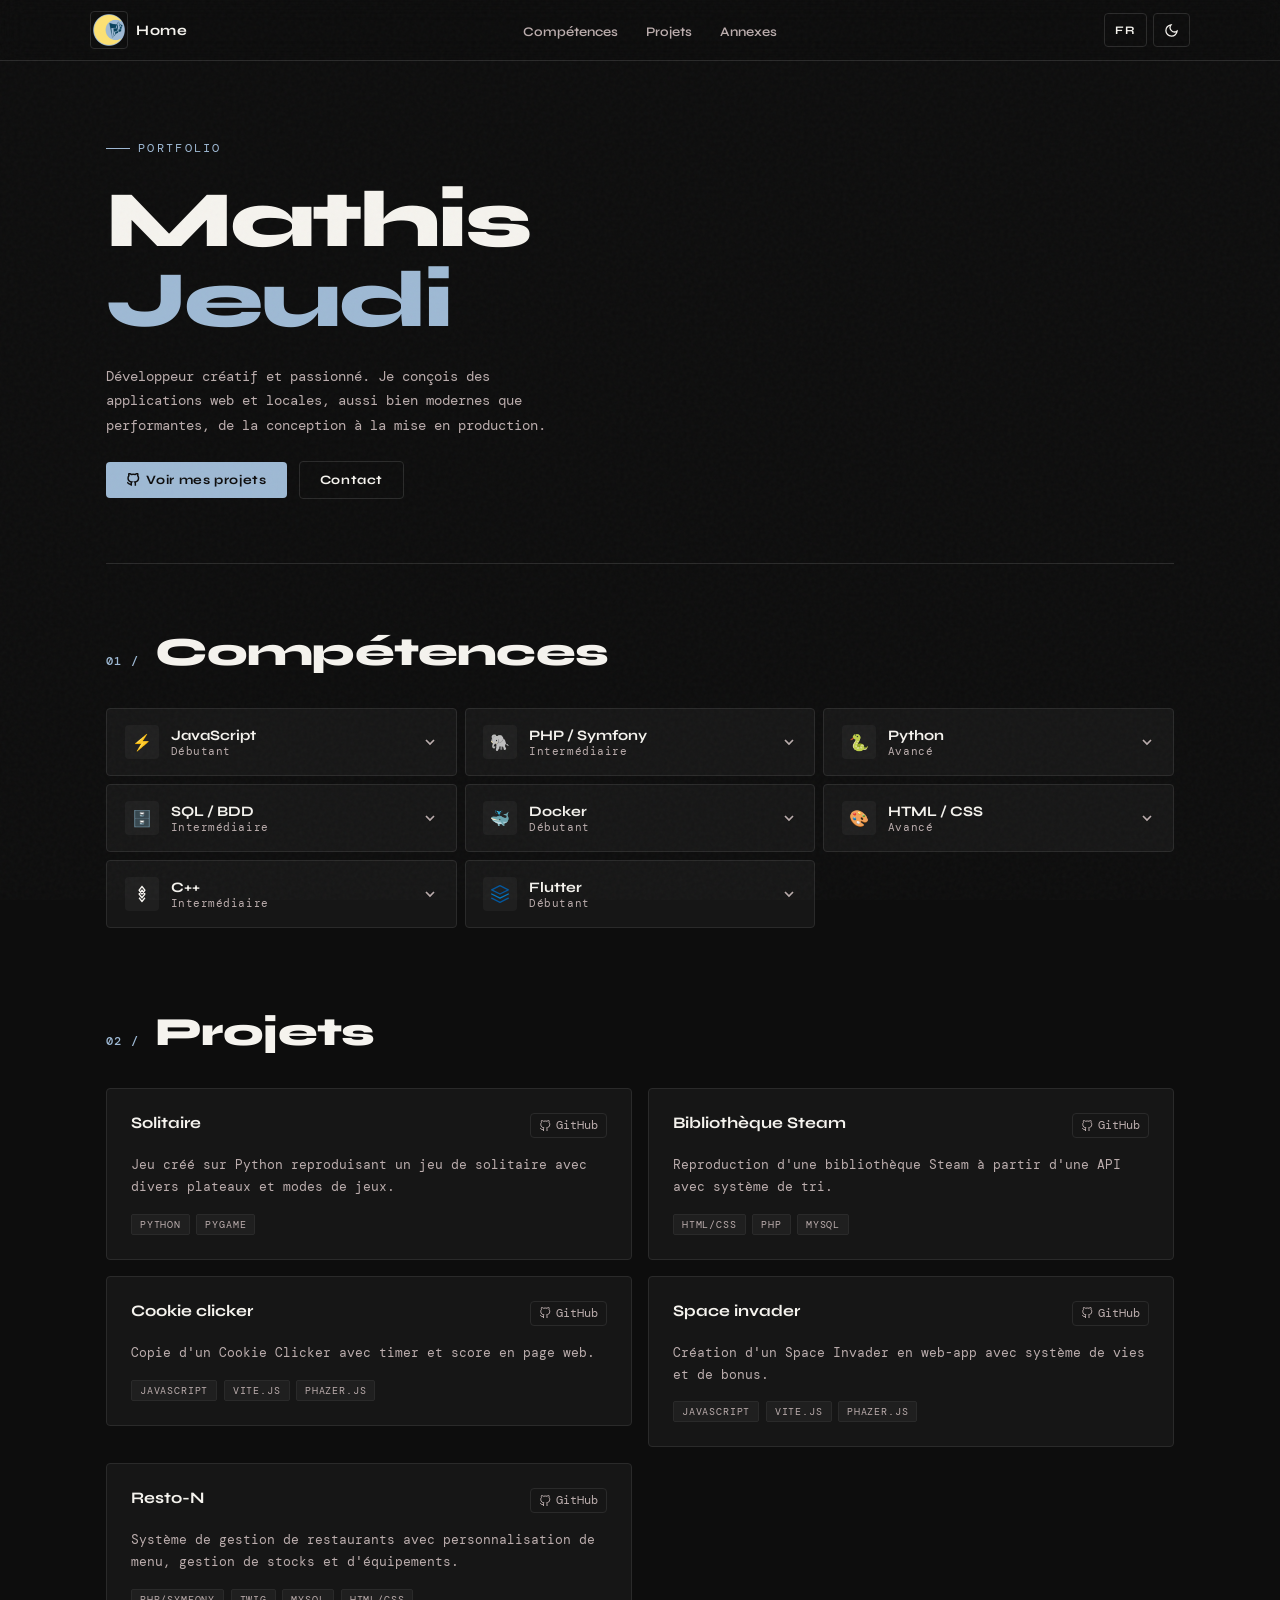
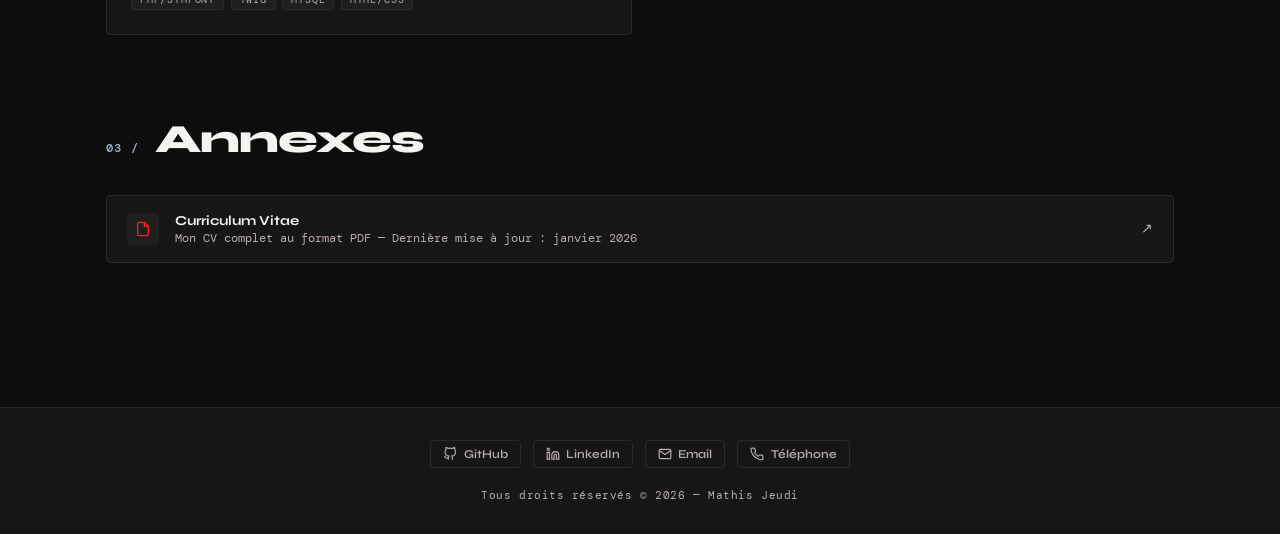
<file: index.html>
<!DOCTYPE html>
<html lang="fr" data-theme="dark" data-lang="fr">
<head>
  <meta charset="UTF-8" />
  <meta name="viewport" content="width=device-width, initial-scale=1.0" />
  <title>Portfolio — Mathis Jeudi</title>
  <link href="https://fonts.googleapis.com/css2?family=Syne:wght@400;600;700;800&family=DM+Mono:ital,wght@0,400;0,500;1,400&display=swap" rel="stylesheet" />
  <link rel="icon" type="image/png" href="media/logo.png" />
  <link rel="stylesheet" href="style.css" />
</head>
<body id="top">

<nav>
  <div class="nav-inner">
    <div class="nav-left">
      <a href="#top" class="nav-home-link" title="Accueil">
        <span class="nav-logo" title="Accueil">
          <img src="media/logo.png" alt="Logo Mathis Jeudi" />
        </span>
        <span class="nav-home">Home</span>
      </a>
    </div>
    <ul class="nav-links">
      <li><a href="#competences" data-i18n="nav.skills">Compétences</a></li>
      <li><a href="#projets" data-i18n="nav.projects">Projets</a></li>
      <li><a href="#annexes" data-i18n="nav.annexes">Annexes</a></li>
    </ul>
    <div class="nav-controls">
      <button class="nav-btn" id="langBtn" aria-label="Changer de langue" title="Switch language">
        <span id="langLabel">FR</span>
      </button>
      <button class="nav-btn" id="themeBtn" aria-label="Changer de theme">
        <svg id="iconMoon" width="15" height="15" viewBox="0 0 24 24" fill="none" stroke="currentColor" stroke-width="2"><path d="M21 12.79A9 9 0 1 1 11.21 3 7 7 0 0 0 21 12.79z"/></svg>
        <svg id="iconSun" width="15" height="15" viewBox="0 0 24 24" fill="none" stroke="currentColor" stroke-width="2" style="display:none"><circle cx="12" cy="12" r="5"/><line x1="12" y1="1" x2="12" y2="3"/><line x1="12" y1="21" x2="12" y2="23"/><line x1="4.22" y1="4.22" x2="5.64" y2="5.64"/><line x1="18.36" y1="18.36" x2="19.78" y2="19.78"/><line x1="1" y1="12" x2="3" y2="12"/><line x1="21" y1="12" x2="23" y2="12"/><line x1="4.22" y1="19.78" x2="5.64" y2="18.36"/><line x1="18.36" y1="5.64" x2="19.78" y2="4.22"/></svg>
      </button>
      <button class="nav-burger" id="burgerBtn" aria-label="Menu">
        <span></span><span></span><span></span>
      </button>
    </div>
  </div>
</nav>
<div class="mobile-menu" id="mobileMenu">
  <a href="#competences" class="menu-close" data-i18n="nav.skills">Competences</a>
  <a href="#projets" class="menu-close" data-i18n="nav.projects">Projets</a>
  <a href="#annexes" class="menu-close" data-i18n="nav.annexes">Annexes</a>
</div>

<main>

  <section id="home">
    <p class="hero-tag" data-i18n="hero.tag">Portfolio</p>
    <h1 class="hero-title">Mathis<br><span>Jeudi</span></h1>
    <p class="hero-sub" data-i18n="hero.sub">Developpeur creatif et passionne. Je concois des applications web et locales, aussi bien modernes que performantes, de la conception a la mise en production.</p>
    <div class="hero-contact">
      <a href="https://github.com/jeudimathis19?tab=repositories" target="_blank" rel="noopener" class="btn btn-primary">
        <svg width="14" height="14" viewBox="0 0 24 24" fill="none" stroke="currentColor" stroke-width="2.5"><path d="M9 19c-5 1.5-5-2.5-7-3m14 6v-3.87a3.37 3.37 0 0 0-.94-2.61c3.14-.35 6.44-1.54 6.44-7A5.44 5.44 0 0 0 20 4.77 5.07 5.07 0 0 0 19.91 1S18.73.65 16 2.48a13.38 13.38 0 0 0-7 0C6.27.65 5.09 1 5.09 1A5.07 5.07 0 0 0 5 4.77a5.44 5.44 0 0 0-1.5 3.78c0 5.42 3.3 6.61 6.44 7A3.37 3.37 0 0 0 9 18.13V22"/></svg>
        <span data-i18n="hero.cta">Voir mes projets</span>
      </a>
      <button class="btn btn-outline" id="contactBtn" data-i18n="hero.contact">Contact</button>
    </div>
  </section>

  <div class="modal-overlay" id="contactModal">
    <div class="modal">
      <div class="modal-header">
        <h3 class="modal-title" data-i18n="contact.title">Me contacter</h3>
        <button class="modal-close" id="modalClose" aria-label="Fermer">&#x2715;</button>
      </div>
      <div class="modal-body">
        <p class="modal-desc" data-i18n="contact.desc">Envoie-moi un message directement via Gmail.</p>
        <div class="contact-options">
          <a href="https://mail.google.com/mail/?view=cm&amp;to=jeudimathis19@gmail.com" target="_blank" rel="noopener" class="contact-option-btn">
            <svg width="18" height="18" viewBox="0 0 24 24" fill="none" stroke="currentColor" stroke-width="2"><path d="M4 4h16c1.1 0 2 .9 2 2v12c0 1.1-.9 2-2 2H4c-1.1 0-2-.9-2-2V6c0-1.1.9-2 2-2z"/><polyline points="22,6 12,13 2,6"/></svg>
            <span data-i18n="contact.gmail">Ouvrir Gmail</span>
          </a>
          <a href="https://www.linkedin.com/in/mathis-jeudi/" target="_blank" rel="noopener" class="contact-option-btn contact-option-secondary">
            <svg width="18" height="18" viewBox="0 0 24 24" fill="none" stroke="currentColor" stroke-width="2"><path d="M16 8a6 6 0 0 1 6 6v7h-4v-7a2 2 0 0 0-2-2 2 2 0 0 0-2 2v7h-4v-7a6 6 0 0 1 6-6z"/><rect x="2" y="9" width="4" height="12"/><circle cx="4" cy="4" r="2"/></svg>
            <span data-i18n="contact.linkedin">Message LinkedIn</span>
          </a>
          <a href="tel:+33669386005" class="contact-option-btn contact-option-secondary phone-link">
            <svg width="18" height="18" viewBox="0 0 24 24" fill="none" stroke="currentColor" stroke-width="2"><path d="M22 16.92v3a2 2 0 0 1-2.18 2 19.79 19.79 0 0 1-8.63-3.07A19.5 19.5 0 0 1 4.69 13a19.79 19.79 0 0 1-3.07-8.67A2 2 0 0 1 3.6 2h3a2 2 0 0 1 2 1.72c.127.96.361 1.903.7 2.81a2 2 0 0 1-.45 2.11L7.91 9.91a16 16 0 0 0 6.06 6.06l1.97-1.97a2 2 0 0 1 2.11-.45c.907.339 1.85.573 2.81.7A2 2 0 0 1 22 16.92z"/></svg>
            <span data-i18n="contact.call">Appelez-moi</span>
          </a>
        </div>
        <p class="contact-email-hint">jeudimathis19@gmail.com</p>
      </div>
    </div>
  </div>

  <section id="competences" class="reveal">
    <div class="section-header">
      <p class="section-num">01 /</p>
      <h2 class="section-title" data-i18n="skills.title">Competences</h2>
    </div>
    <div class="skills-grid">

      <div class="skill-card" data-skill>
        <div class="skill-header">
          <div class="skill-info">
            <div class="skill-icon">&#x26A1;</div>
            <div>
              <div class="skill-name">JavaScript</div>
              <div class="skill-level" data-i18n="level.beginner">Débutant</div>
            </div>
          </div>
          <svg class="skill-chevron" width="16" height="16" viewBox="0 0 24 24" fill="none" stroke="currentColor" stroke-width="2.5"><polyline points="6 9 12 15 18 9"/></svg>
        </div>
        <div class="skill-body">
          <div class="skill-body-inner">
            <ul class="skill-usages">
              <li data-i18n="skills.js.1">Développement d'applications React avec hooks et context API</li>
              <li data-i18n="skills.js.2">Développement d'une page créant des onglets réactifs an=vec React</li>
              <li data-i18n="skills.js.3">Création d'un Cookie Clicker like avec timer et score.</li>
              <li data-i18n="skills.js.4">Création d'un Space Invader avec Phazer</li>
            </ul>
          </div>
        </div>
      </div>

      <div class="skill-card" data-skill>
        <div class="skill-header">
          <div class="skill-info">
            <div class="skill-icon">&#x1F418;</div>
            <div>
              <div class="skill-name">PHP / Symfony</div>
              <div class="skill-level" data-i18n="level.intermediate">Intermediaire</div>
            </div>
          </div>
          <svg class="skill-chevron" width="16" height="16" viewBox="0 0 24 24" fill="none" stroke="currentColor" stroke-width="2.5"><polyline points="6 9 12 15 18 9"/></svg>
        </div>
        <div class="skill-body">
          <div class="skill-body-inner">
            <ul class="skill-usages">
              <li data-i18n="skills.php.1">Conception d'APIs avec Symfony et API Platform</li>
              <li data-i18n="skills.php.2">Gestion de l'authentification avec fichiers YAML et ApiResources</li>
              <li data-i18n="skills.php.3">Creation de CRUD avec Doctrine ORM et migrations</li>
              <li data-i18n="skills.php.4">Développement de tests fonctionnels unitaires avec PHPUnit</li>
            </ul>
          </div>
        </div>
      </div>

      <div class="skill-card" data-skill>
        <div class="skill-header">
          <div class="skill-info">
            <div class="skill-icon">&#x1F40D;</div>
            <div>
              <div class="skill-name">Python</div>
              <div class="skill-level" data-i18n="level.advanced">Avancé</div>
            </div>
          </div>
          <svg class="skill-chevron" width="16" height="16" viewBox="0 0 24 24" fill="none" stroke="currentColor" stroke-width="2.5"><polyline points="6 9 12 15 18 9"/></svg>
        </div>
        <div class="skill-body">
          <div class="skill-body-inner">
            <ul class="skill-usages">
              <li data-i18n="skills.py.1">Gestion de matrices mathématiques avec Numpy</li>
              <li data-i18n="skills.py.2">Optimisation d'un jeu de solitaire avec la méthode Min-Max</li>
              <li data-i18n="skills.py.3">Développement d'algorithme de recherche efficaces d'un point à un autre</li>
              <li data-i18n="skills.py.4">Développement de jeux intéractifs avec PyGame</li>
            </ul>
          </div>
        </div>
      </div>

      <div class="skill-card" data-skill>
        <div class="skill-header">
          <div class="skill-info">
            <div class="skill-icon">&#x1F5C4;&#xFE0F;</div>
            <div>
              <div class="skill-name">SQL / BDD</div>
              <div class="skill-level" data-i18n="level.intermediate">Intermediaire</div>
            </div>
          </div>
          <svg class="skill-chevron" width="16" height="16" viewBox="0 0 24 24" fill="none" stroke="currentColor" stroke-width="2.5"><polyline points="6 9 12 15 18 9"/></svg>
        </div>
        <div class="skill-body">
          <div class="skill-body-inner">
            <ul class="skill-usages">
              <li data-i18n="skills.sql.1">Modelisation de bases de donnees relationnelles (MySQL)</li>
              <li data-i18n="skills.sql.2">Requetes complexes avec jointures, sous-requetes, agregations</li>
              <li data-i18n="skills.sql.3">Optimisation des performances avec index et query plans</li>
              <li data-i18n="skills.sql.4">Introduction aux bases NoSQL</li>
            </ul>
          </div>
        </div>
      </div>

      <div class="skill-card" data-skill>
        <div class="skill-header">
          <div class="skill-info">
            <div class="skill-icon">&#x1F433;</div>
            <div>
              <div class="skill-name">Docker</div>
              <div class="skill-level" data-i18n="level.beginner">Debutant</div>
            </div>
          </div>
          <svg class="skill-chevron" width="16" height="16" viewBox="0 0 24 24" fill="none" stroke="currentColor" stroke-width="2.5"><polyline points="6 9 12 15 18 9"/></svg>
        </div>
        <div class="skill-body">
          <div class="skill-body-inner">
            <ul class="skill-usages">
              <li data-i18n="skills.docker.1">Containerisation d'applications avec Docker et docker-compose</li>
              <li data-i18n="skills.docker.2">Déploiement d'applications avec des machines virtuelles</li>
            </ul>
          </div>
        </div>
      </div>

      <div class="skill-card" data-skill>
        <div class="skill-header">
          <div class="skill-info">
            <div class="skill-icon">&#x1F3A8;</div>
            <div>
              <div class="skill-name">HTML / CSS</div>
              <div class="skill-level" data-i18n="level.advanced">Avance</div>
            </div>
          </div>
          <svg class="skill-chevron" width="16" height="16" viewBox="0 0 24 24" fill="none" stroke="currentColor" stroke-width="2.5"><polyline points="6 9 12 15 18 9"/></svg>
        </div>
        <div class="skill-body">
          <div class="skill-body-inner">
            <ul class="skill-usages">
              <li data-i18n="skills.css.1">Création de pages intéractives et esthétiques</li>
              <li data-i18n="skills.css.2">Layouts complexes avec CSS Grid et Flexbox</li>
              <li data-i18n="skills.css.3">Utilisation de Twigs et de templates</li>
            </ul>
          </div>
        </div>
      </div>

      <div class="skill-card" data-skill>
        <div class="skill-header">
          <div class="skill-info">
            <div class="skill-icon">
              <svg width="20" height="20" viewBox="0 0 24 24" fill="none"><path d="M8.5 7.5L12 3L15.5 7.5M8.5 16.5L12 21L15.5 16.5M12 12L15.5 7.5L12 3L8.5 7.5L12 12ZM8.5 12L12 16.5L15.5 12L12 7.5L8.5 12ZM12 16.5L8.5 12L12 7.5L15.5 12L12 16.5Z" stroke="currentColor" stroke-width="1.5" stroke-linejoin="round"/></svg>
            </div>
            <div>
              <div class="skill-name">C++</div>
              <div class="skill-level" data-i18n="level.intermediate">Intermediaire</div>
            </div>
          </div>
          <svg class="skill-chevron" width="16" height="16" viewBox="0 0 24 24" fill="none" stroke="currentColor" stroke-width="2.5"><polyline points="6 9 12 15 18 9"/></svg>
        </div>
        <div class="skill-body">
          <div class="skill-body-inner">
            <ul class="skill-usages">
              <li data-i18n="skills.c++.1">Développement objet avec fonctions</li>
              <li data-i18n="skills.c++.2">Utilisation dans des pages web complexes</li>
              <li data-i18n="skills.c++.3">Utilisation dans un projet de réalité augmenté et de modélisation 3D</li>
            </ul>
          </div>
        </div>
      </div>

      <div class="skill-card" data-skill>
        <div class="skill-header">
          <div class="skill-info">
            <div class="skill-icon">
              <svg width="20" height="20" viewBox="0 0 24 24" fill="none"><path d="M12 2L2 7L12 12L22 7L12 2Z" stroke="#02569D" stroke-width="1.5" stroke-linecap="round" stroke-linejoin="round"/><path d="M2 17L12 22L22 17" stroke="#02569D" stroke-width="1.5" stroke-linecap="round" stroke-linejoin="round"/><path d="M2 12L12 17L22 12" stroke="#0175C2" stroke-width="1.5" stroke-linecap="round" stroke-linejoin="round"/></svg>
            </div>
            <div>
              <div class="skill-name">Flutter</div>
              <div class="skill-level" data-i18n="level.beginner">Debutant</div>
            </div>
          </div>
          <svg class="skill-chevron" width="16" height="16" viewBox="0 0 24 24" fill="none" stroke="currentColor" stroke-width="2.5"><polyline points="6 9 12 15 18 9"/></svg>
        </div>
        <div class="skill-body">
          <div class="skill-body-inner">
            <ul class="skill-usages">
              <li data-i18n="skills.flutter.1">Creation d'applications mobiles multi-plateformes</li>
              <li data-i18n="skills.flutter.2">Decouverte des widgets et de l'etat avec Provider</li>
            </ul>
          </div>
        </div>
      </div>

    </div>
  </section>

  <section id="projets" class="reveal">
    <div class="section-header">
      <p class="section-num">02 /</p>
      <h2 class="section-title" data-i18n="projects.title">Projets</h2>
    </div>
    <div class="projects-grid">

      <a href="https://github.com/jeudimathis19/solitaire" target="_blank" rel="noopener" class="project-card-link">
      <div class="project-card">
        <div class="project-header">
          <span class="project-name">Solitaire</span>
          <span class="project-github">
            <svg width="12" height="12" viewBox="0 0 24 24" fill="none" stroke="currentColor" stroke-width="2"><path d="M9 19c-5 1.5-5-2.5-7-3m14 6v-3.87a3.37 3.37 0 0 0-.94-2.61c3.14-.35 6.44-1.54 6.44-7A5.44 5.44 0 0 0 20 4.77 5.07 5.07 0 0 0 19.91 1S18.73.65 16 2.48a13.38 13.38 0 0 0-7 0C6.27.65 5.09 1 5.09 1A5.07 5.07 0 0 0 5 4.77a5.44 5.44 0 0 0-1.5 3.78c0 5.42 3.3 6.61 6.44 7A3.37 3.37 0 0 0 9 18.13V22"/></svg>
            GitHub
          </span>
        </div>
        <p class="project-desc" data-i18n="projects.solitaire.desc">Jeu créé sur Python reproduisant un jeu de solitaire avec divers plateaux et modes de jeux.</p>
        <div class="project-tags">
          <span class="tag">Python</span><span class="tag">Pygame</span>
        </div>
      </div>
      </a>

      <a href="https://github.com/jeudimathis19/api-steam" target="_blank" rel="noopener" class="project-card-link">
      <div class="project-card">
        <div class="project-header">
          <span class="project-name">Bibliothèque Steam</span>
          <span class="project-github">
            <svg width="12" height="12" viewBox="0 0 24 24" fill="none" stroke="currentColor" stroke-width="2"><path d="M9 19c-5 1.5-5-2.5-7-3m14 6v-3.87a3.37 3.37 0 0 0-.94-2.61c3.14-.35 6.44-1.54 6.44-7A5.44 5.44 0 0 0 20 4.77 5.07 5.07 0 0 0 19.91 1S18.73.65 16 2.48a13.38 13.38 0 0 0-7 0C6.27.65 5.09 1 5.09 1A5.07 5.07 0 0 0 5 4.77a5.44 5.44 0 0 0-1.5 3.78c0 5.42 3.3 6.61 6.44 7A3.37 3.37 0 0 0 9 18.13V22"/></svg>
            GitHub
          </span>
        </div>
        <p class="project-desc" data-i18n="projects.steam.desc">Reproduction d'une bibliothèque Steam à partir d'une API avec système de tri.</p>
        <div class="project-tags">
          <span class="tag">HTML/CSS</span><span class="tag">PHP</span><span class="tag">MySQL</span>
        </div>
      </div>
      </a>

      <a href="https://github.com/jeudimathis19/Cookie-Clicker" target="_blank" rel="noopener" class="project-card-link">
      <div class="project-card">
        <div class="project-header">
          <span class="project-name">Cookie clicker</span>
          <span class="project-github">
            <svg width="12" height="12" viewBox="0 0 24 24" fill="none" stroke="currentColor" stroke-width="2"><path d="M9 19c-5 1.5-5-2.5-7-3m14 6v-3.87a3.37 3.37 0 0 0-.94-2.61c3.14-.35 6.44-1.54 6.44-7A5.44 5.44 0 0 0 20 4.77 5.07 5.07 0 0 0 19.91 1S18.73.65 16 2.48a13.38 13.38 0 0 0-7 0C6.27.65 5.09 1 5.09 1A5.07 5.07 0 0 0 5 4.77a5.44 5.44 0 0 0-1.5 3.78c0 5.42 3.3 6.61 6.44 7A3.37 3.37 0 0 0 9 18.13V22"/></svg>
            GitHub
          </span>
        </div>
        <p class="project-desc" data-i18n="projects.cookie.desc">Copie d'un Cookie Clicker avec timer et score en page web.</p>
        <div class="project-tags">
          <span class="tag">JavaScript</span><span class="tag">Vite.js</span><span class="tag">Phazer.js</span>
        </div>
      </div>
      </a>

      <a href="https://github.com/jeudimathis19/Space-Invader" target="_blank" rel="noopener" class="project-card-link">
      <div class="project-card">
        <div class="project-header">
          <span class="project-name">Space invader</span>
          <span class="project-github">
            <svg width="12" height="12" viewBox="0 0 24 24" fill="none" stroke="currentColor" stroke-width="2"><path d="M9 19c-5 1.5-5-2.5-7-3m14 6v-3.87a3.37 3.37 0 0 0-.94-2.61c3.14-.35 6.44-1.54 6.44-7A5.44 5.44 0 0 0 20 4.77 5.07 5.07 0 0 0 19.91 1S18.73.65 16 2.48a13.38 13.38 0 0 0-7 0C6.27.65 5.09 1 5.09 1A5.07 5.07 0 0 0 5 4.77a5.44 5.44 0 0 0-1.5 3.78c0 5.42 3.3 6.61 6.44 7A3.37 3.37 0 0 0 9 18.13V22"/></svg>
            GitHub
          </span>
        </div>
        <p class="project-desc" data-i18n="projects.spaceinvader.desc">Création d'un Space Invader en web-app avec système de vies et de bonus.</p>
        <div class="project-tags">
          <span class="tag">JavaScript</span><span class="tag">Vite.js</span><span class="tag">Phazer.js</span>
        </div>
      </div>
      </a>

      <a href="https://github.com/jeudimathis19/Resto-N.git" target="_blank" rel="noopener" class="project-card-link">
      <div class="project-card">
        <div class="project-header">
          <span class="project-name">Resto-N</span>
          <span class="project-github">
            <svg width="12" height="12" viewBox="0 0 24 24" fill="none" stroke="currentColor" stroke-width="2"><path d="M9 19c-5 1.5-5-2.5-7-3m14 6v-3.87a3.37 3.37 0 0 0-.94-2.61c3.14-.35 6.44-1.54 6.44-7A5.44 5.44 0 0 0 20 4.77 5.07 5.07 0 0 0 19.91 1S18.73.65 16 2.48a13.38 13.38 0 0 0-7 0C6.27.65 5.09 1 5.09 1A5.07 5.07 0 0 0 5 4.77a5.44 5.44 0 0 0-1.5 3.78c0 5.42 3.3 6.61 6.44 7A3.37 3.37 0 0 0 9 18.13V22"/></svg>
            GitHub
          </span>
        </div>
        <p class="project-desc" data-i18n="projects.resto.desc">Système de gestion de restaurants avec personnalisation de menu, gestion de stocks et d'équipements.</p>
        <div class="project-tags">
          <span class="tag">PHP/Symfony</span><span class="tag">Twig</span><span class="tag">MySQL</span><span class="tag">HTML/CSS</span>
        </div>
      </div>
      </a>

    </div>
  </section>

  <section id="annexes" class="reveal">
    <div class="section-header">
      <p class="section-num">03 /</p>
      <h2 class="section-title" data-i18n="annexes.title">Annexes</h2>
    </div>
    <div class="annexes-list">

      <a href="media/CV_Francais.pdf" target="_blank" rel="noopener" class="annex-item" id="cvLink">
        <div class="annex-icon">
          <svg width="16" height="16" viewBox="0 0 24 24" fill="none" stroke="currentColor" stroke-width="2"><path d="M14 2H6a2 2 0 0 0-2 2v16a2 2 0 0 0 2 2h12a2 2 0 0 0 2-2V8z"/><polyline points="14 2 14 8 20 8"/></svg>
        </div>
        <div class="annex-text">
          <div class="annex-title" data-i18n="annexes.cv.title">Curriculum Vitae</div>
          <div class="annex-desc" data-i18n="annexes.cv.desc">Mon CV complet au format PDF - Derniere mise a jour : janvier 2026</div>
        </div>
        <span class="annex-arrow">&#x2197;</span>
      </a>

    </div>
  </section>

</main>

<footer>
  <div class="footer-inner">
    <div class="footer-socials">
      <a href="https://github.com/jeudimathis19" target="_blank" rel="noopener" class="social-link">
        <svg width="14" height="14" viewBox="0 0 24 24" fill="none" stroke="currentColor" stroke-width="2"><path d="M9 19c-5 1.5-5-2.5-7-3m14 6v-3.87a3.37 3.37 0 0 0-.94-2.61c3.14-.35 6.44-1.54 6.44-7A5.44 5.44 0 0 0 20 4.77 5.07 5.07 0 0 0 19.91 1S18.73.65 16 2.48a13.38 13.38 0 0 0-7 0C6.27.65 5.09 1 5.09 1A5.07 5.07 0 0 0 5 4.77a5.44 5.44 0 0 0-1.5 3.78c0 5.42 3.3 6.61 6.44 7A3.37 3.37 0 0 0 9 18.13V22"/></svg>
        GitHub
      </a>
      <a href="https://www.linkedin.com/in/mathis-jeudi/" target="_blank" rel="noopener" class="social-link">
        <svg width="14" height="14" viewBox="0 0 24 24" fill="none" stroke="currentColor" stroke-width="2"><path d="M16 8a6 6 0 0 1 6 6v7h-4v-7a2 2 0 0 0-2-2 2 2 0 0 0-2 2v7h-4v-7a6 6 0 0 1 6-6z"/><rect x="2" y="9" width="4" height="12"/><circle cx="4" cy="4" r="2"/></svg>
        LinkedIn
      </a>
      <a href="https://mail.google.com/mail/?view=cm&amp;to=jeudimathis19@gmail.com" target="_blank" rel="noopener" class="social-link">
        <svg width="14" height="14" viewBox="0 0 24 24" fill="none" stroke="currentColor" stroke-width="2"><path d="M4 4h16c1.1 0 2 .9 2 2v12c0 1.1-.9 2-2 2H4c-1.1 0-2-.9-2-2V6c0-1.1.9-2 2-2z"/><polyline points="22,6 12,13 2,6"/></svg>
        Email
      </a>
      <a href="tel:+33669386005" class="social-link">
        <svg width="14" height="14" viewBox="0 0 24 24" fill="none" stroke="currentColor" stroke-width="2"><path d="M22 16.92v3a2 2 0 0 1-2.18 2 19.79 19.79 0 0 1-8.63-3.07A19.5 19.5 0 0 1 4.69 13a19.79 19.79 0 0 1-3.07-8.67A2 2 0 0 1 3.6 2h3a2 2 0 0 1 2 1.72c.127.96.361 1.903.7 2.81a2 2 0 0 1-.45 2.11L7.91 9.91a16 16 0 0 0 6.06 6.06l1.97-1.97a2 2 0 0 1 2.11-.45c.907.339 1.85.573 2.81.7A2 2 0 0 1 22 16.92z"/></svg>
        <span data-i18n="footer.phone">Telephone</span>
      </a>
    </div>
    <p class="footer-copy"><span data-i18n="footer.rights">Tous droits reserves</span> &copy; <span id="year"></span> &mdash; Mathis Jeudi</p>
  </div>
</footer>

<a href="#top" class="back-to-top" aria-label="Retour en haut">
  <svg width="20" height="20" viewBox="0 0 24 24" fill="none" stroke="currentColor" stroke-width="2.5"><polyline points="18 15 12 9 6 15"/></svg>
</a>

<script src="script.js"></script>
</body>
</html>
</file>
<file: style.css>
:root {
  --bg: #0d0d0d;
  --surface: #161616;
  --surface2: #1f1f1f;
  --border: #2a2a2a;
  --accent: #9eb9d4;
  --accent2: #f52323;
  --text: #f5f3ee;
  --muted: #bbadad;
  --radius: 4px;
  --shadow: 0 4px 24px rgba(0,0,0,0.4);
}

[data-theme="light"] {
  --bg: #f5f2ec;
  --surface: #ffffff;
  --surface2: #ede9e0;
  --border: #661245;
  --accent: #cf268a;
  --accent2: #f52323;
  --text: #000000;
  --muted: #111111;
  --shadow: 0 4px 24px rgba(0,0,0,0.1);
}

*, *::before, *::after { box-sizing: border-box; margin: 0; padding: 0; }
html { scroll-behavior: smooth; }

body {
  background: var(--bg);
  color: var(--text);
  font-family: 'DM Mono', monospace;
  min-height: 100vh;
  display: flex;
  flex-direction: column;
  overflow-x: hidden;
  transition: background 0.3s, color 0.3s;
}

body::before {
  content: '';
  position: fixed;
  inset: 0;
  background-image: url("data:image/svg+xml,%3Csvg viewBox='0 0 256 256' xmlns='http://www.w3.org/2000/svg'%3E%3Cfilter id='noise'%3E%3CfeTurbulence type='fractalNoise' baseFrequency='0.9' numOctaves='4' stitchTiles='stitch'/%3E%3C/filter%3E%3Crect width='100%25' height='100%25' filter='url(%23noise)' opacity='0.03'/%3E%3C/svg%3E");
  pointer-events: none;
  z-index: 9999;
}

nav {
  position: sticky;
  top: 0;
  z-index: 100;
  background: rgba(13,13,13,0.92);
  backdrop-filter: blur(12px);
  border-bottom: 1px solid var(--border);
  padding: 0 1rem;
  transition: background 0.3s, border-color 0.3s;
}
[data-theme="light"] nav {
  background: rgba(245,242,236,0.92);
}

.nav-inner {
  max-width: 1100px;
  margin: 0 auto;
  display: flex;
  align-items: center;
  justify-content: space-between;
  height: 60px;
  gap: 0.5rem;
}

.nav-left {
  display: flex;
  align-items: center;
  gap: 0;
  flex-shrink: 0;
}

.nav-home-link {
  display: flex;
  align-items: center;
  gap: 0;
  text-decoration: none;
  border-radius: var(--radius);
  transition: background 0.2s;
  margin: -4px -4px;
  padding: 4px 4px;
}
.nav-home-link:hover,
.nav-home-link:focus {
  background: rgba(200,245,66,0.07);
  outline: none;
}
[data-theme="light"] .nav-home-link:hover,
[data-theme="light"] .nav-home-link:focus {
  background: rgba(90,138,0,0.08);
}

.nav-logo {
  width: 38px;
  height: 38px;
  border-radius: var(--radius);
  overflow: hidden;
  border: 1px solid var(--border);
  flex-shrink: 0;
  cursor: pointer;
  transition: border-color 0.2s;
  text-decoration: none;
  display: block;
}
.nav-home-link:hover .nav-logo,
.nav-home-link:focus .nav-logo { border-color: var(--accent); }
.nav-logo img {
  width: 100%;
  height: 100%;
  object-fit: contain;
  padding: 2px;
  background: transparent;
}

.nav-home {
  font-family: 'Syne', sans-serif;
  font-weight: 700;
  font-size: 0.9rem;
  color: var(--text);
  text-decoration: none;
  letter-spacing: 0.05em;
  padding: 4px 8px;
  border-radius: var(--radius);
  transition: color 0.2s;
}
.nav-home-link:hover .nav-home,
.nav-home-link:focus .nav-home { color: var(--accent); }

.nav-links {
  display: flex;
  align-items: center;
  gap: 0.25rem;
  list-style: none;
  flex: 1;
  justify-content: center;
}
.nav-links a {
  font-family: 'Syne', sans-serif;
  font-size: 0.82rem;
  font-weight: 600;
  color: var(--muted);
  text-decoration: none;
  padding: 6px 12px;
  border-radius: var(--radius);
  transition: color 0.2s, background 0.2s;
  white-space: nowrap;
}
.nav-links a:hover { color: var(--accent); background: rgba(200,245,66,0.07); }
[data-theme="light"] .nav-links a:hover { background: rgba(90,138,0,0.08); }

.nav-controls {
  display: flex;
  align-items: center;
  gap: 0.4rem;
  flex-shrink: 0;
}

.nav-btn {
  background: none;
  border: 1px solid var(--border);
  border-radius: var(--radius);
  padding: 6px 10px;
  cursor: pointer;
  color: var(--text);
  font-family: 'Syne', sans-serif;
  font-size: 0.72rem;
  font-weight: 700;
  letter-spacing: 0.08em;
  display: flex;
  align-items: center;
  gap: 0.3rem;
  transition: color 0.2s, border-color 0.2s, background 0.2s;
  height: 34px;
}
.nav-btn:hover { color: var(--accent); border-color: var(--accent); }

.nav-burger {
  background: none;
  border: 1px solid var(--border);
  border-radius: var(--radius);
  padding: 6px 10px;
  cursor: pointer;
  color: var(--text);
  flex-direction: column;
  gap: 4px;
  display: none;
  height: 34px;
  align-items: center;
  justify-content: center;
}
.nav-burger span {
  display: block;
  width: 18px;
  height: 2px;
  background: currentColor;
  transition: transform 0.3s, opacity 0.3s;
}
.nav-burger.open span:nth-child(1) { transform: translateY(6px) rotate(45deg); }
.nav-burger.open span:nth-child(2) { opacity: 0; }
.nav-burger.open span:nth-child(3) { transform: translateY(-6px) rotate(-45deg); }

.mobile-menu {
  display: none;
  flex-direction: column;
  background: var(--surface);
  border-bottom: 1px solid var(--border);
  padding: 0.75rem 1rem;
  gap: 0.5rem;
  transition: background 0.3s;
}
.mobile-menu a {
  font-family: 'Syne', sans-serif;
  font-size: 0.9rem;
  font-weight: 600;
  color: var(--muted);
  text-decoration: none;
  padding: 10px 12px;
  border-radius: var(--radius);
  border: 1px solid var(--border);
  transition: color 0.2s, border-color 0.2s;
}
.mobile-menu a:hover { color: var(--accent); border-color: var(--accent); }
.mobile-menu.open { display: flex; }

@media (max-width: 640px) {
  .nav-links { display: none; }
  .nav-burger { display: flex; }
}

.modal-overlay {
  position: fixed;
  inset: 0;
  background: rgba(0,0,0,0.7);
  backdrop-filter: blur(4px);
  z-index: 500;
  display: flex;
  align-items: center;
  justify-content: center;
  padding: 1rem;
  opacity: 0;
  pointer-events: none;
  transition: opacity 0.25s;
}
[data-theme="light"] .modal-overlay { background: rgba(0,0,0,0.4); }
.modal-overlay.open { opacity: 1; pointer-events: all; }

.modal {
  background: var(--surface);
  border: 1px solid var(--border);
  border-radius: 8px;
  width: 100%;
  max-width: 420px;
  box-shadow: var(--shadow);
  transform: translateY(16px);
  transition: transform 0.25s;
}
.modal-overlay.open .modal { transform: translateY(0); }

.modal-header {
  display: flex;
  justify-content: space-between;
  align-items: center;
  padding: 1.25rem 1.5rem 1rem;
  border-bottom: 1px solid var(--border);
}
.modal-title {
  font-family: 'Syne', sans-serif;
  font-size: 1rem;
  font-weight: 700;
}
.modal-close {
  background: none;
  border: none;
  color: var(--muted);
  cursor: pointer;
  font-size: 1rem;
  padding: 4px;
  line-height: 1;
  transition: color 0.2s;
}
.modal-close:hover { color: var(--text); }

.modal-body { padding: 1.25rem 1.5rem 1.5rem; display: flex; flex-direction: column; gap: 1rem; }
.modal-desc { font-size: 0.8rem; color: var(--muted); line-height: 1.6; }
.contact-options { display: flex; flex-direction: column; gap: 0.5rem; }

.contact-option-btn {
  display: flex;
  align-items: center;
  gap: 0.75rem;
  padding: 0.85rem 1.1rem;
  border-radius: var(--radius);
  text-decoration: none;
  font-family: 'Syne', sans-serif;
  font-size: 0.85rem;
  font-weight: 700;
  transition: all 0.2s;
  background: var(--accent);
  color: #0d0d0d;
  border: none;
}
.contact-option-btn:hover { filter: brightness(1.08); transform: translateY(-1px); box-shadow: 0 4px 16px rgba(200,245,66,0.2); }
[data-theme="light"] .contact-option-btn:hover { box-shadow: 0 4px 16px rgba(90,138,0,0.2); }

.contact-option-secondary {
  background: var(--surface2);
  color: var(--text);
  border: 1px solid var(--border);
}
.contact-option-secondary:hover { border-color: var(--accent); color: var(--accent); box-shadow: none; transform: none; filter: none; }

.contact-email-hint {
  font-size: 0.7rem;
  color: var(--muted);
  text-align: center;
  letter-spacing: 0.05em;
}

main { flex: 1; max-width: 1100px; margin: 0 auto; width: 100%; padding: 2rem 1rem 4rem; }

#home {
  display: flex;
  flex-direction: column;
  gap: 1.5rem;
  padding: 3rem 0 4rem;
  border-bottom: 1px solid var(--border);
  margin-bottom: 4rem;
}

.hero-tag {
  font-size: 0.72rem;
  color: var(--accent);
  letter-spacing: 0.2em;
  text-transform: uppercase;
  display: flex;
  align-items: center;
  gap: 0.5rem;
}
.hero-tag::before {
  content: '';
  display: block;
  width: 24px;
  height: 1px;
  background: var(--accent);
}

.hero-title {
  font-family: 'Syne', sans-serif;
  font-size: clamp(2.4rem, 8vw, 5rem);
  font-weight: 800;
  line-height: 1.0;
  letter-spacing: -0.03em;
}
.hero-title span { color: var(--accent); }

.hero-sub {
  font-size: 0.9rem;
  color: var(--muted);
  max-width: 480px;
  line-height: 1.7;
}

.hero-contact {
  display: flex;
  flex-wrap: wrap;
  gap: 0.75rem;
  align-items: center;
}

.btn {
  display: inline-flex;
  align-items: center;
  gap: 0.4rem;
  font-family: 'Syne', sans-serif;
  font-size: 0.8rem;
  font-weight: 700;
  letter-spacing: 0.05em;
  text-decoration: none;
  padding: 10px 20px;
  border-radius: var(--radius);
  transition: all 0.2s;
  cursor: pointer;
}
.btn-primary {
  background: var(--accent);
  color: #0d0d0d;
  border: none;
}
.btn-primary:hover { filter: brightness(1.08); transform: translateY(-1px); box-shadow: 0 4px 20px rgba(200,245,66,0.25); }
[data-theme="light"] .btn-primary:hover { box-shadow: 0 4px 20px rgba(90,138,0,0.2); }

.btn-outline {
  background: transparent;
  color: var(--text);
  border: 1px solid var(--border);
}
.btn-outline:hover { border-color: var(--accent); color: var(--accent); }

.phone-link {
  font-size: 0.82rem;
  color: var(--muted);
  text-decoration: none;
  display: inline-flex;
  align-items: center;
  gap: 0.4rem;
  transition: color 0.2s;
  margin-top: 2px;
  font-variant-numeric: tabular-nums lining-nums;
  font-feature-settings: "tnum" 1, "lnum" 1;
}
.phone-link:hover { color: var(--accent2); }
.phone-link svg { flex-shrink: 0; }

.section-header {
  display: flex;
  align-items: baseline;
  gap: 1rem;
  margin-bottom: 2rem;
}
.section-title {
  font-family: 'Syne', sans-serif;
  font-size: clamp(1.6rem, 5vw, 2.5rem);
  font-weight: 800;
  letter-spacing: -0.02em;
}
.section-num {
  font-size: 0.75rem;
  color: var(--accent);
  font-weight: 500;
  letter-spacing: 0.1em;
  margin-bottom: 0.15em;
}

section { margin-bottom: 5rem; }

.skills-grid {
  display: grid;
  grid-template-columns: 1fr;
  gap: 0.5rem;
}
@media (min-width: 640px) { .skills-grid { grid-template-columns: 1fr 1fr; } }
@media (min-width: 900px) { .skills-grid { grid-template-columns: 1fr 1fr 1fr; } }

.skill-card {
  background: var(--surface);
  border: 1px solid var(--border);
  border-radius: var(--radius);
  overflow: hidden;
  transition: border-color 0.2s, background 0.3s;
}
.skill-card:hover { border-color: #3a3a3a; }
[data-theme="light"] .skill-card:hover { border-color: #c5bfb0; }
.skill-card.open { border-color: var(--accent); }

.skill-header {
  display: flex;
  align-items: center;
  justify-content: space-between;
  padding: 1rem 1.1rem;
  cursor: pointer;
  gap: 0.75rem;
  user-select: none;
}
.skill-info { display: flex; align-items: center; gap: 0.75rem; }
.skill-icon {
  width: 34px;
  height: 34px;
  border-radius: var(--radius);
  background: var(--surface2);
  display: flex;
  align-items: center;
  justify-content: center;
  font-size: 1rem;
  flex-shrink: 0;
}
.skill-name { font-family: 'Syne', sans-serif; font-size: 0.9rem; font-weight: 700; }
.skill-level { font-size: 0.68rem; color: var(--muted); letter-spacing: 0.05em; }
.skill-chevron { color: var(--muted); transition: transform 0.25s; flex-shrink: 0; }
.skill-card.open .skill-chevron { transform: rotate(180deg); color: var(--accent); }
.skill-body { max-height: 0; overflow: hidden; transition: max-height 0.35s ease; }
.skill-card.open .skill-body { max-height: 400px; }
.skill-body-inner { padding: 0 1.1rem 1rem; border-top: 1px solid var(--border); }
.skill-usages { list-style: none; margin-top: 0.75rem; display: flex; flex-direction: column; gap: 0.4rem; }
.skill-usages li { font-size: 0.78rem; color: var(--muted); display: flex; align-items: flex-start; gap: 0.5rem; line-height: 1.5; }
.skill-usages li::before { content: '→'; color: var(--accent); flex-shrink: 0; margin-top: 0.05em; }

.projects-grid {
  display: grid;
  grid-template-columns: 1fr;
  gap: 1rem;
}
@media (min-width: 640px) { .projects-grid { grid-template-columns: 1fr 1fr; } }

.project-card {
  background: var(--surface);
  border: 1px solid var(--border);
  border-radius: var(--radius);
  padding: 1.5rem;
  display: flex;
  flex-direction: column;
  gap: 1rem;
  transition: border-color 0.2s, transform 0.2s, background 0.3s;
}
.project-card-link {
  text-decoration: none;
  display: block;
}
.project-card-link .project-name {
  color: var(--text);
}
.project-card-link .project-desc,
.project-card-link .project-tags,
.project-card-link .project-tags .tag {
  color: var(--muted);
}
.project-card-link .project-card:hover { border-color: var(--accent); transform: translateY(-2px); }
.project-card-link .project-github { pointer-events: none; }
.project-header { display: flex; justify-content: space-between; align-items: flex-start; gap: 0.5rem; }
.project-name { font-family: 'Syne', sans-serif; font-weight: 700; font-size: 1rem; }
.project-github {
  color: var(--muted);
  text-decoration: none;
  display: inline-flex;
  align-items: center;
  gap: 0.3rem;
  font-size: 0.72rem;
  padding: 4px 8px;
  border: 1px solid var(--border);
  border-radius: var(--radius);
  transition: color 0.2s, border-color 0.2s;
  white-space: nowrap;
  flex-shrink: 0;
}
.project-github:hover { color: var(--accent); border-color: var(--accent); }
.project-desc { font-size: 0.8rem; color: var(--muted); line-height: 1.7; }
.project-tags { display: flex; flex-wrap: wrap; gap: 0.4rem; }
.tag {
  font-size: 0.65rem;
  letter-spacing: 0.08em;
  text-transform: uppercase;
  padding: 3px 8px;
  background: var(--surface2);
  border: 1px solid var(--border);
  border-radius: 2px;
  color: var(--muted);
}

.annexes-list { display: flex; flex-direction: column; gap: 0.5rem; }
.annex-item {
  background: var(--surface);
  border: 1px solid var(--border);
  border-radius: var(--radius);
  padding: 1rem 1.25rem;
  display: flex;
  align-items: center;
  gap: 1rem;
  text-decoration: none;
  color: var(--text);
  transition: border-color 0.2s, background 0.2s;
}
.annex-item:hover { border-color: var(--accent); background: rgba(200,245,66,0.04); }
[data-theme="light"] .annex-item:hover { background: rgba(90,138,0,0.04); }
.annex-icon {
  width: 32px;
  height: 32px;
  border-radius: var(--radius);
  background: var(--surface2);
  display: flex;
  align-items: center;
  justify-content: center;
  flex-shrink: 0;
  color: var(--accent2);
}
.annex-text { flex: 1; }
.annex-title { font-family: 'Syne', sans-serif; font-size: 0.85rem; font-weight: 700; }
.annex-desc { font-size: 0.72rem; color: var(--muted); margin-top: 2px; }
.annex-arrow { color: var(--muted); font-size: 0.85rem; }

footer {
  background: var(--surface);
  border-top: 1px solid var(--border);
  padding: 2rem 1rem;
  transition: background 0.3s;
}
.footer-inner {
  max-width: 1100px;
  margin: 0 auto;
  display: flex;
  flex-direction: column;
  gap: 1.25rem;
  align-items: center;
  text-align: center;
}
.footer-socials { display: flex; gap: 0.75rem; flex-wrap: wrap; justify-content: center; }
.social-link {
  display: inline-flex;
  align-items: center;
  gap: 0.4rem;
  font-size: 0.75rem;
  color: var(--muted);
  text-decoration: none;
  padding: 6px 12px;
  border: 1px solid var(--border);
  border-radius: var(--radius);
  transition: color 0.2s, border-color 0.2s;
  font-family: 'Syne', sans-serif;
  font-weight: 600;
}
.social-link:hover { color: var(--accent); border-color: var(--accent); }
.footer-copy { font-size: 0.7rem; color: var(--muted); letter-spacing: 0.05em; }

section { scroll-margin-top: 68px; }
#home { scroll-margin-top: 0; }

.reveal { opacity: 0; transform: translateY(20px); transition: opacity 0.5s ease, transform 0.5s ease; }
.reveal.visible { opacity: 1; transform: none; }

/* Back to top button */
.back-to-top {
  position: fixed;
  bottom: 1.5rem;
  right: 1.5rem;
  width: 44px;
  height: 44px;
  display: flex;
  align-items: center;
  justify-content: center;
  background: var(--surface);
  border: 1px solid var(--border);
  border-radius: var(--radius);
  color: var(--text);
  text-decoration: none;
  opacity: 0;
  visibility: hidden;
  transform: translateY(10px);
  transition: all 0.3s ease;
  z-index: 99;
  box-shadow: var(--shadow);
}

.back-to-top:hover {
  border-color: var(--accent);
  color: var(--accent);
  transform: translateY(-2px);
}

.back-to-top.visible {
  opacity: 1;
  visibility: visible;
  transform: translateY(0);
}
</file>
